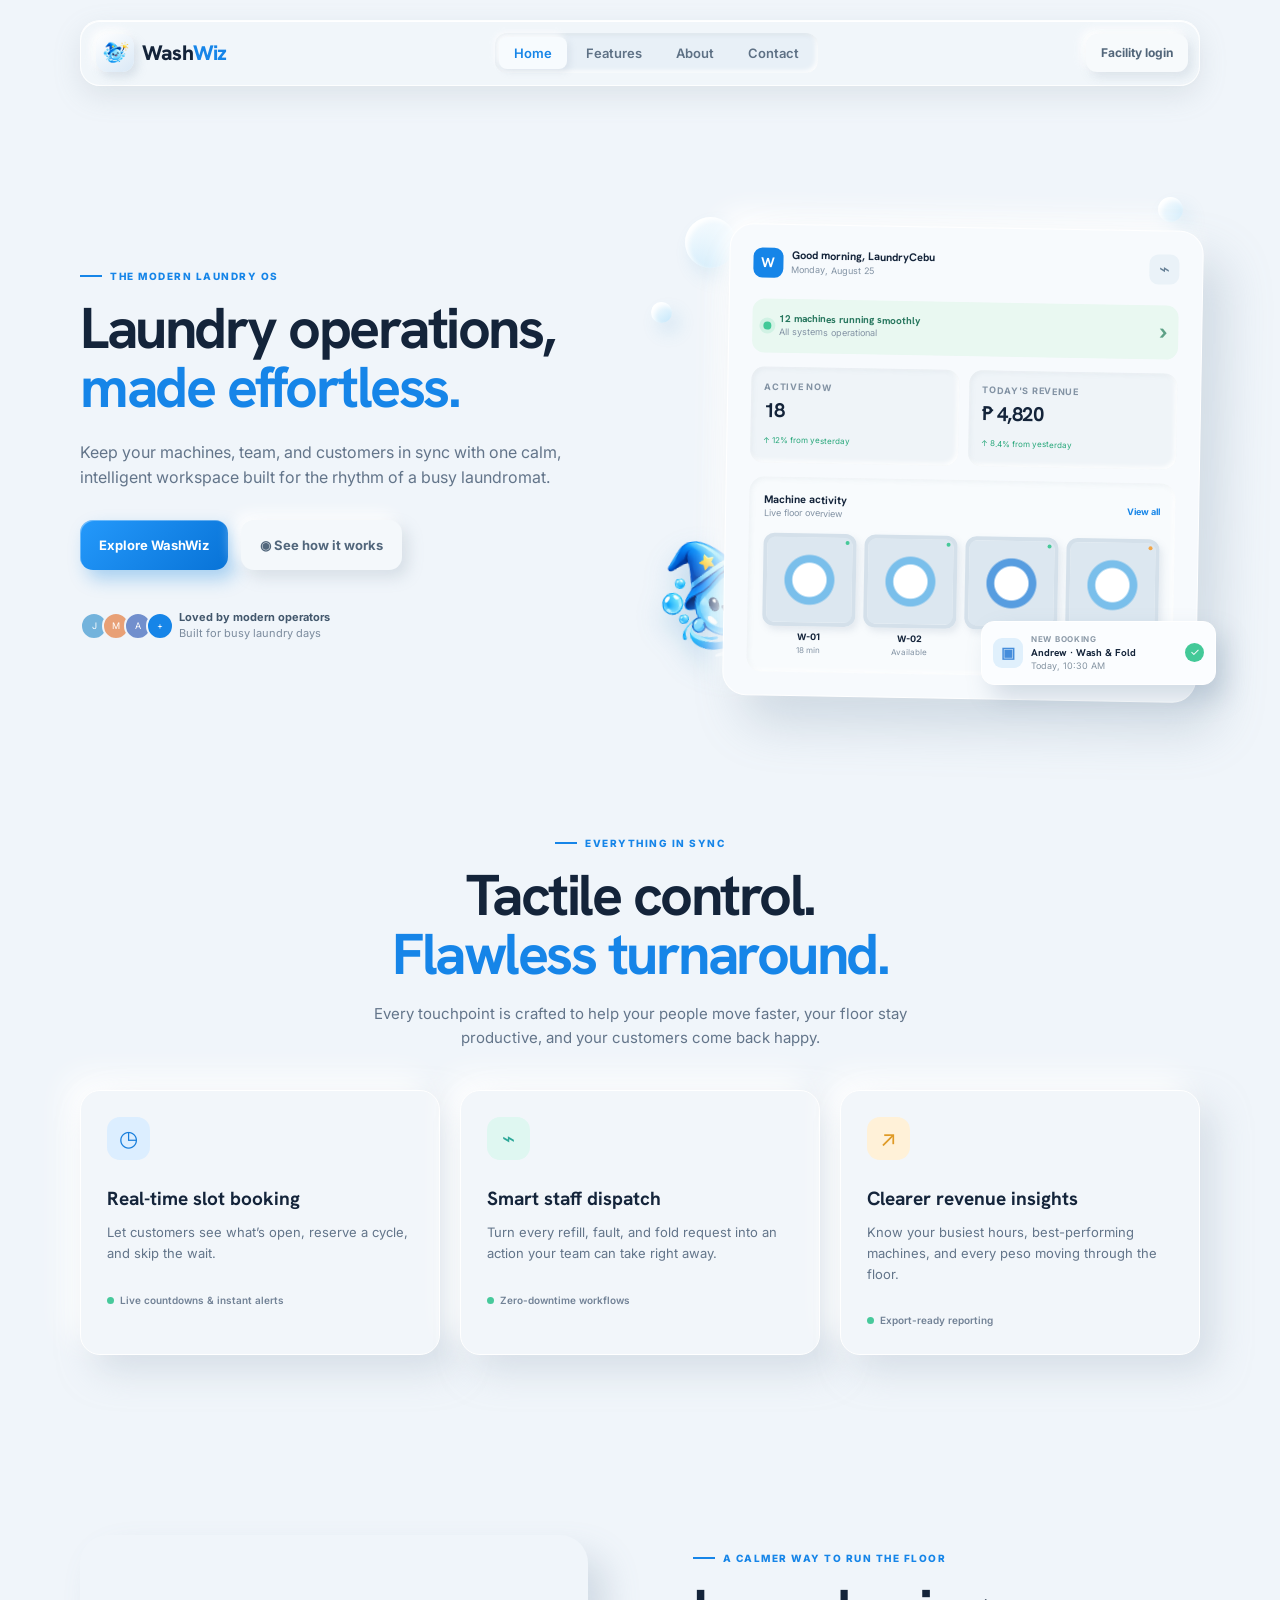
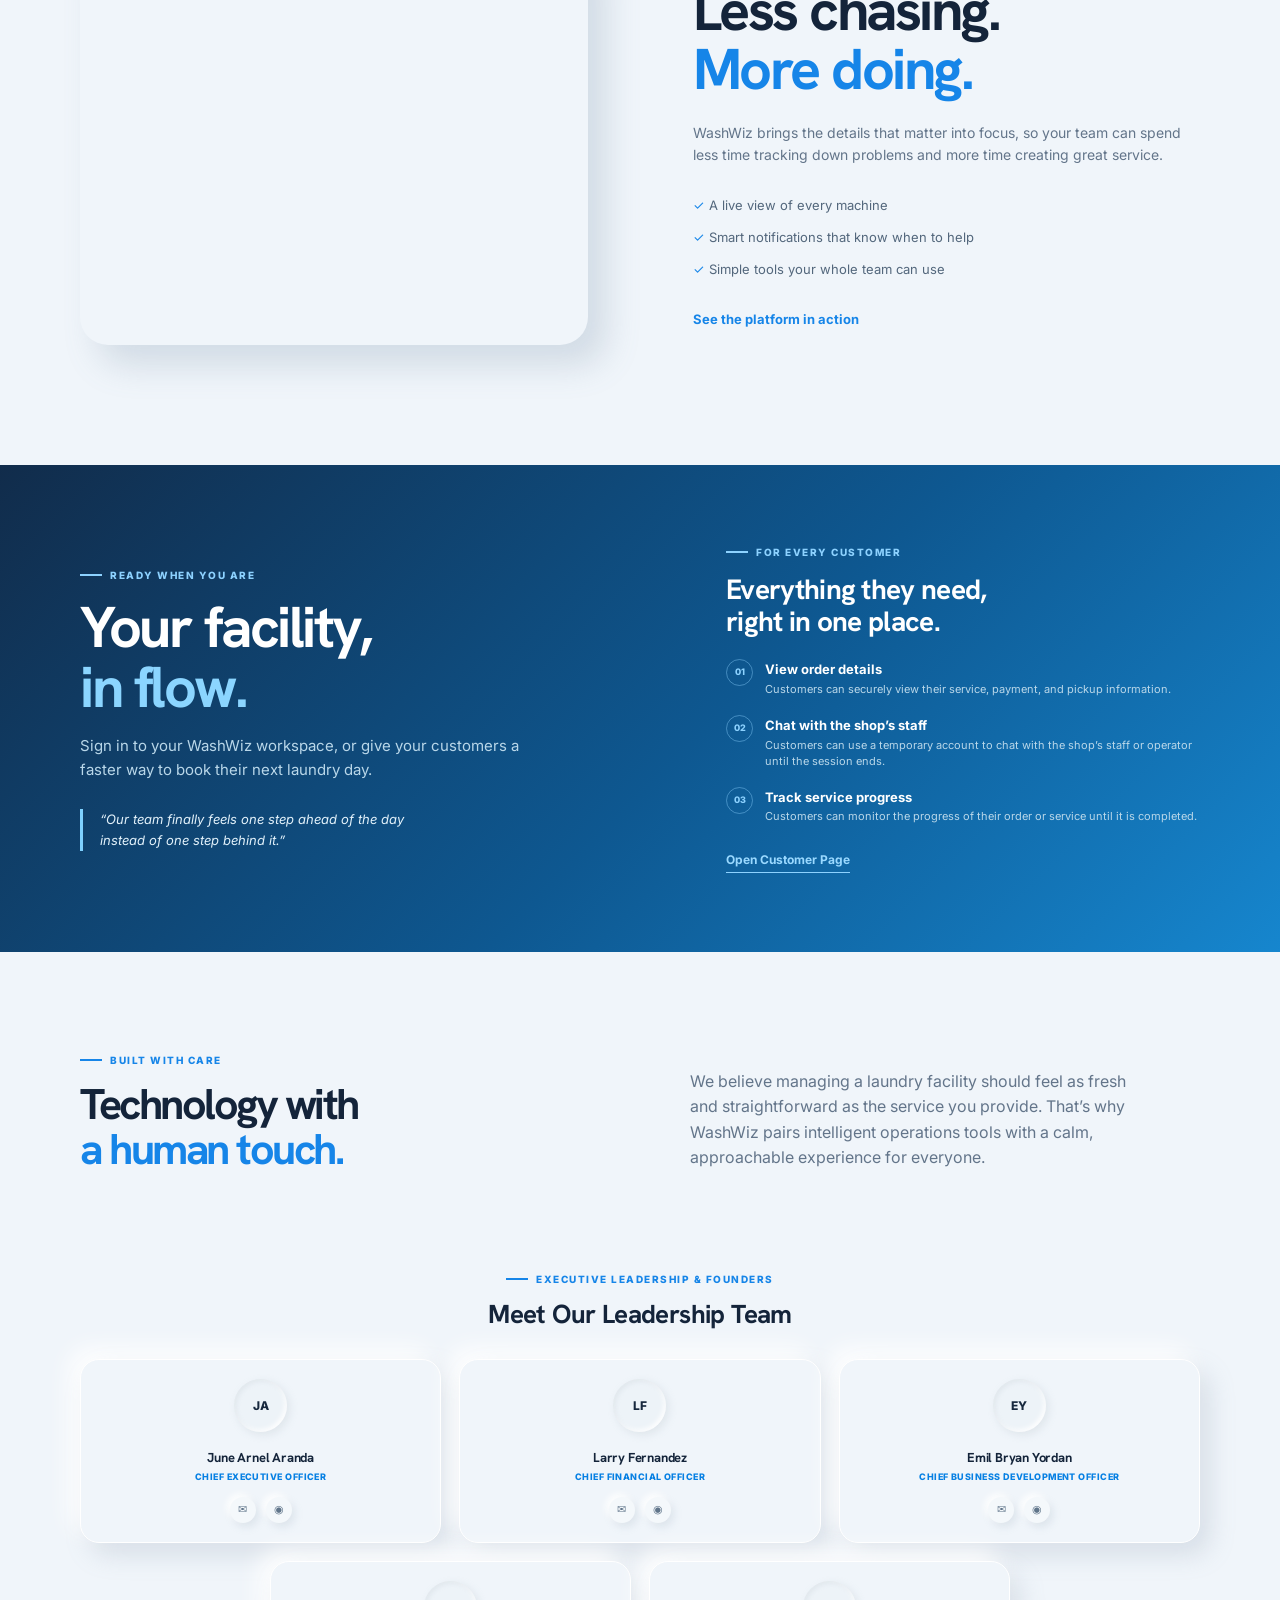
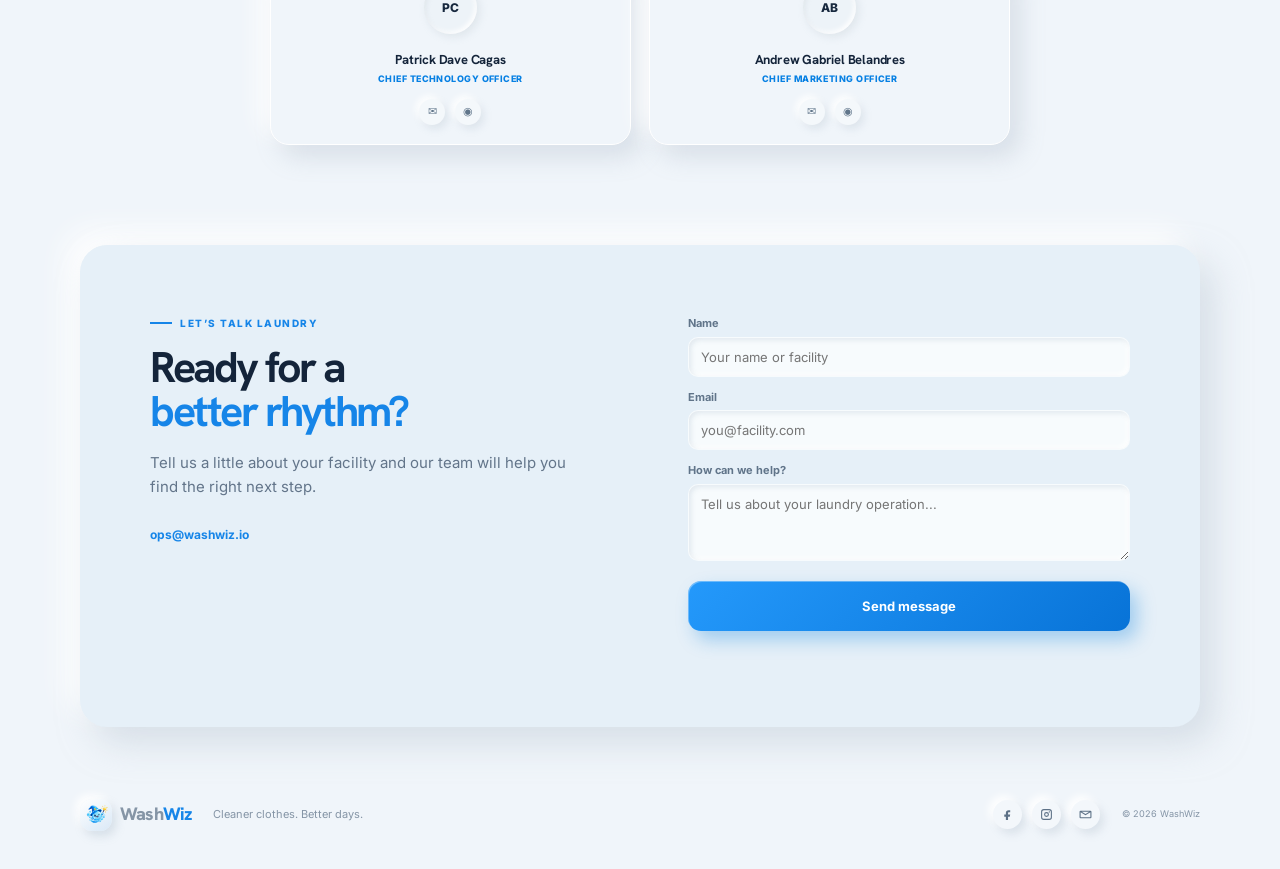
<file: index.html>
<!doctype html>
<html lang="en"><head><meta charset="utf-8"><meta name="viewport" content="width=device-width,initial-scale=1"><meta name="description" content="WashWiz — a calmer way to run your laundry facility."><title>WashWiz — Laundry operations made effortless</title><link rel="preconnect" href="https://fonts.googleapis.com"><link rel="preconnect" href="https://fonts.gstatic.com" crossorigin><link href="https://fonts.googleapis.com/css2?family=Hanken+Grotesk:wght@500;600;700;800&family=Inter:wght@400;500;600;700&display=swap" rel="stylesheet"><link rel="stylesheet" href="landing.css"></head>
<body>
  <header class="site-header"><nav class="nav" aria-label="Main navigation"><a class="brand" href="#home"><span class="logo"><img src="logo-transparent.png" alt=""></span>Wash<span>Wiz</span></a><button class="menu" type="button" aria-label="Open navigation" aria-expanded="false">☰</button><div class="links"><a href="#home">Home</a><a href="#features">Features</a><a href="#about">About</a><a href="#contact">Contact</a></div><a class="login" href="dashboard.html?loader=washer">Facility login</a></nav></header>
  <main>
    <section class="hero wrap" id="home"><div class="hero-copy"><p class="eyebrow">THE MODERN LAUNDRY OS</p><h1>Laundry operations,<br><em>made effortless.</em></h1><p class="lead">Keep your machines, team, and customers in sync with one calm, intelligent workspace built for the rhythm of a busy laundromat.</p><div class="actions"><a class="btn primary" href="#access">Explore WashWiz</a><a class="btn soft" href="#features">◉ See how it works</a></div><div class="social-proof"><div class="faces"><i>J</i><i>M</i><i>A</i><i>+</i></div><p><strong>Loved by modern operators</strong><br>Built for busy laundry days</p></div></div><div class="hero-visual" aria-label="WashWiz dashboard preview"><img class="hero-mascot" src="logo-transparent.png" alt="WashWiz mascot"><i class="bubble one"></i><i class="bubble two"></i><i class="bubble three"></i><article class="dashboard"><header><div><span class="mini-logo">W</span><strong>Good morning, LaundryCebu</strong><small>Monday, August 25</small></div><button aria-label="Notifications">⌁</button></header><div class="health"><i></i><p><strong>12 machines running smoothly</strong><small>All systems operational</small></p><b>›</b></div><div class="stats"><div><small>ACTIVE NOW</small><strong>18</strong><span>↑ 12% from yesterday</span></div><div><small>TODAY'S REVENUE</small><strong>₱ 4,820</strong><span>↑ 8.4% from yesterday</span></div></div><section class="activity"><header><p><strong>Machine activity</strong><small>Live floor overview</small></p><a href="#features">View all</a></header><div class="machines"><div class="machine busy"><i></i><b>W-01</b><small>18 min</small></div><div class="machine"><i></i><b>W-02</b><small>Available</small></div><div class="machine blue"><i></i><b>D-01</b><small>42 min</small></div><div class="machine alert"><i></i><b>D-02</b><small>Needs check</small></div></div></section></article><div class="booking"><b>▣</b><p><small>NEW BOOKING</small><strong>Andrew · Wash &amp; Fold</strong><span>Today, 10:30 AM</span></p><i>✓</i></div></div></section>
    <section class="features wrap" id="features"><div class="intro"><p class="eyebrow">EVERYTHING IN SYNC</p><h2>Tactile control.<br><em>Flawless turnaround.</em></h2><p>Every touchpoint is crafted to help your people move faster, your floor stay productive, and your customers come back happy.</p></div><div class="cards"><article><i>◷</i><h3>Real-time slot booking</h3><p>Let customers see what’s open, reserve a cycle, and skip the wait.</p><small><b></b>Live countdowns &amp; instant alerts</small></article><article><i class="mint">⌁</i><h3>Smart staff dispatch</h3><p>Turn every refill, fault, and fold request into an action your team can take right away.</p><small><b></b>Zero-downtime workflows</small></article><article><i class="gold">↗</i><h3>Clearer revenue insights</h3><p>Know your busiest hours, best-performing machines, and every peso moving through the floor.</p><small><b></b>Export-ready reporting</small></article></div></section>
    <section class="workflow wrap"><div class="washer-scene"><video class="workflow-video" autoplay muted loop playsinline aria-label="WashWiz platform in action"><source src="short.mp4" type="video/mp4"></video></div><div><p class="eyebrow">A CALMER WAY TO RUN THE FLOOR</p><h2>Less chasing.<br><em>More doing.</em></h2><p class="lead">WashWiz brings the details that matter into focus, so your team can spend less time tracking down problems and more time creating great service.</p><ul><li>✓ A live view of every machine</li><li>✓ Smart notifications that know when to help</li><li>✓ Simple tools your whole team can use</li></ul><a class="inline-link" href="#access">See the platform in action</a></div></section>
    <section class="access" id="access"><div class="wrap access-grid"><div><p class="eyebrow">READY WHEN YOU ARE</p><h2>Your facility,<br><em>in flow.</em></h2><p>Sign in to your WashWiz workspace, or give your customers a faster way to book their next laundry day.</p><blockquote>“Our team finally feels one step ahead of the day instead of one step behind it.”</blockquote></div><div class="customer-tools"><p class="eyebrow">FOR EVERY CUSTOMER</p><h3>Everything they need,<br>right in one place.</h3><ul><li><span>01</span><div><strong>View order details</strong><small>Customers can securely view their service, payment, and pickup information.</small></div></li><li><span>02</span><div><strong>Chat with the shop’s staff</strong><small>Customers can use a temporary account to chat with the shop’s staff or operator until the session ends.</small></div></li><li><span>03</span><div><strong>Track service progress</strong><small>Customers can monitor the progress of their order or service until it is completed.</small></div></li></ul><a class="customer-page-link" href="customer.html">Open Customer Page</a></div></div></section>
    <section class="about wrap" id="about"><div><p class="eyebrow">BUILT WITH CARE</p><h2>Technology with<br><em>a human touch.</em></h2></div><p>We believe managing a laundry facility should feel as fresh and straightforward as the service you provide. That’s why WashWiz pairs intelligent operations tools with a calm, approachable experience for everyone.</p></section>
    <section class="team wrap" aria-labelledby="team-title"><div class="team-heading"><p class="eyebrow">EXECUTIVE LEADERSHIP &amp; FOUNDERS</p><h2 id="team-title">Meet Our Leadership Team</h2></div><div class="team-grid"><article><span class="initials">JA</span><h3>June Arnel Aranda</h3><p>Chief Executive Officer</p><div class="team-links"><a href="mailto:junearnel09@gmail.com" aria-label="Email June Arnel Aranda">✉</a><a href="https://github.com" target="_blank" rel="noopener noreferrer" aria-label="June Arnel Aranda GitHub profile">◉</a></div></article><article><span class="initials">LF</span><h3>Larry Fernandez</h3><p>Chief Financial Officer</p><div class="team-links"><a href="mailto:laryfernandez12@gmail.com" aria-label="Email Larry Fernandez">✉</a><a href="https://github.com" target="_blank" rel="noopener noreferrer" aria-label="Larry Fernandez GitHub profile">◉</a></div></article><article><span class="initials">EY</span><h3>Emil Bryan Yordan</h3><p>Chief Business Development Officer</p><div class="team-links"><a href="mailto:7emilbryan10@gmail.com" aria-label="Email Emil Bryan Yordan">✉</a><a href="https://github.com" target="_blank" rel="noopener noreferrer" aria-label="Emil Bryan Yordan GitHub profile">◉</a></div></article><article><span class="initials">PC</span><h3>Patrick Dave Cagas</h3><p>Chief Technology Officer</p><div class="team-links"><a href="mailto:Patrickcagas123@gmail.com" aria-label="Email Patrick Dave Cagas">✉</a><a href="https://github.com" target="_blank" rel="noopener noreferrer" aria-label="Patrick Dave Cagas GitHub profile">◉</a></div></article><article><span class="initials">AB</span><h3>Andrew Gabriel Belandres</h3><p>Chief Marketing Officer</p><div class="team-links"><a href="mailto:andrewbelandres6969@gmail.com" aria-label="Email Andrew Gabriel Belandres">✉</a><a href="https://github.com" target="_blank" rel="noopener noreferrer" aria-label="Andrew Gabriel Belandres GitHub profile">◉</a></div></article></div></section>
    <section class="contact wrap" id="contact"><div><p class="eyebrow">LET’S TALK LAUNDRY</p><h2>Ready for a<br><em>better rhythm?</em></h2><p>Tell us a little about your facility and our team will help you find the right next step.</p><a href="mailto:ops@washwiz.io">ops@washwiz.io</a></div><form><label>Name<input required placeholder="Your name or facility"></label><label>Email<input type="email" required placeholder="you@facility.com"></label><label>How can we help?<textarea required placeholder="Tell us about your laundry operation..."></textarea></label><button class="btn primary" type="submit">Send message</button><output></output></form></section>
  </main>
  <footer class="wrap"><a class="brand" href="#home"><span class="logo"><img src="logo-transparent.png" alt=""></span>Wash<span>Wiz</span></a><p>Cleaner clothes. Better days.</p><div class="footer-socials"><a href="#" aria-label="WashWiz on Facebook"><svg viewBox="0 0 24 24" aria-hidden="true"><path d="M14 8h3V4h-3c-3.1 0-5 1.9-5 5v3H6v4h3v6h4v-6h3.2l.8-4H13V9c0-.7.3-1 1-1Z"/></svg></a><a href="#" aria-label="WashWiz on Instagram"><svg viewBox="0 0 24 24" aria-hidden="true"><path d="M7 2h10a5 5 0 0 1 5 5v10a5 5 0 0 1-5 5H7a5 5 0 0 1-5-5V7a5 5 0 0 1 5-5Zm0 2a3 3 0 0 0-3 3v10a3 3 0 0 0 3 3h10a3 3 0 0 0 3-3V7a3 3 0 0 0-3-3H7Zm5 3.5A4.5 4.5 0 1 1 7.5 12 4.5 4.5 0 0 1 12 7.5Zm0 2A2.5 2.5 0 1 0 14.5 12 2.5 2.5 0 0 0 12 9.5ZM17.3 6a1.2 1.2 0 1 1-1.2 1.2A1.2 1.2 0 0 1 17.3 6Z"/></svg></a><a href="mailto:ops@washwiz.io" aria-label="Email WashWiz"><svg viewBox="0 0 24 24" aria-hidden="true"><path d="M3 5h18a2 2 0 0 1 2 2v10a2 2 0 0 1-2 2H3a2 2 0 0 1-2-2V7a2 2 0 0 1 2-2Zm0 3v9h18V8l-9 5.6L3 8Zm2.1-1L12 11.3 18.9 7H5.1Z"/></svg></a></div><small>© 2026 WashWiz</small></footer><script src="landing.js"></script>
</body></html>
</file>
<file: landing.css>
:root{--ink:#14243a;--muted:#63758a;--blue:#1685e8;--sky:#dff1ff;--bg:#f0f5fa;--shadow:14px 16px 34px #bdc9d680,-14px -14px 30px #fff}*{box-sizing:border-box}html{scroll-behavior:smooth}body{margin:0;background:var(--bg);color:var(--ink);font:400 15px/1.6 Inter,sans-serif}h1,h2,h3,p{margin:0}h1,h2,h3,.brand{font-family:"Hanken Grotesk",sans-serif}a{text-decoration:none;color:inherit}.wrap{width:min(1120px,calc(100% - 48px));margin:auto}.site-header{position:fixed;z-index:10;top:20px;left:0;right:0}.nav{width:min(1120px,calc(100% - 32px));min-height:66px;margin:auto;padding:9px 11px 9px 15px;display:flex;align-items:center;gap:22px;border:1px solid #ffffffcc;border-radius:20px;background:#f1f6fad9;box-shadow:0 10px 28px #8495a22e,inset 0 1px #fff;backdrop-filter:blur(14px)}.brand{display:flex;align-items:center;gap:8px;font-size:21px;font-weight:800;letter-spacing:-.8px}.brand>span:last-child,.portal-brand span{color:var(--blue)}.logo{display:grid;place-items:center;width:38px;height:38px;border-radius:12px;overflow:hidden;background:linear-gradient(145deg,#fff,#d9e8f6);box-shadow:4px 5px 10px #8fa5ba45,-4px -4px 9px #fff}.logo img{width:32px;height:32px;object-fit:contain}.links{display:flex;gap:4px;margin:auto;padding:4px;border-radius:12px;background:#e8f0f7;box-shadow:inset 2px 2px 5px #9eacb42e,inset -2px -2px 5px #fff}.links a{padding:6px 15px;border-radius:8px;color:#5e7185;font-size:13px;font-weight:600}.links a:hover,.links a:first-child{color:var(--blue);background:#f7fbfe;box-shadow:3px 3px 7px #92a2b72e,-3px -3px 7px #fff}.login{padding:9px 15px;border-radius:11px;background:#f7fafc;box-shadow:4px 5px 11px #8aa0b13b,-4px -4px 10px #fff;color:#52667a;font-size:12px;font-weight:700}.login b{color:var(--blue);font-size:17px}.menu{display:none}.hero{min-height:740px;padding-top:170px;display:grid;grid-template-columns:1fr 1fr;align-items:center;gap:45px}.eyebrow{margin-bottom:14px;color:var(--blue);font-size:10px;font-weight:800;letter-spacing:1.5px}.eyebrow:before{content:"";display:inline-block;width:22px;height:2px;margin:0 8px 3px 0;background:currentColor}.hero h1,h2{font-size:clamp(40px,4.5vw,66px);line-height:1.03;letter-spacing:-2.5px}.hero em,h2 em{color:var(--blue);font-style:normal}.lead{max-width:490px;margin:23px 0 29px;color:var(--muted);font-size:16px}.actions{display:flex;gap:13px}.btn{display:inline-flex;align-items:center;justify-content:center;gap:12px;min-height:50px;padding:0 19px;border:0;border-radius:13px;font:700 13px Inter,sans-serif;cursor:pointer;transition:.2s}.btn:hover{transform:translateY(-2px)}.primary{color:#fff;background:linear-gradient(135deg,#2499fb,#0873d7);box-shadow:7px 9px 18px #1686df57,inset 1px 1px #fff5}.soft{color:#52677c;background:#f4f8fb;box-shadow:6px 7px 15px #879aac40,-6px -6px 15px #fff}.social-proof{display:flex;align-items:center;gap:11px;margin-top:40px}.faces{display:flex}.faces i{display:grid;place-items:center;width:28px;height:28px;margin-right:-6px;border:2px solid var(--bg);border-radius:50%;color:#fff;background:#73b3dc;font-size:9px;font-style:normal}.faces i:nth-child(2){background:#e8a076}.faces i:nth-child(3){background:#718fcd}.faces i:last-child{background:#1685e8}.social-proof p{color:#7b8b9d;font-size:11px;line-height:1.45}.social-proof strong{color:#42576c}.hero-visual{position:relative;min-height:480px}.dashboard{position:absolute;z-index:2;top:12px;right:0;width:min(100%,474px);padding:23px;border:1px solid #fff;border-radius:24px;background:#f7fafd;box-shadow:21px 28px 48px #7890a846,-12px -12px 27px #fff;transform:rotate(1deg)}.dashboard header,.health,.activity header{display:flex;align-items:center;justify-content:space-between}.dashboard header>div{display:grid;grid-template-columns:30px 1fr;column-gap:8px}.mini-logo{grid-row:span 2;display:grid;place-items:center;width:30px;height:30px;border-radius:9px;color:#fff;background:var(--blue);font:700 14px "Hanken Grotesk"}.dashboard strong{font:700 11px "Hanken Grotesk"}.dashboard small{display:block;color:#8393a4;font-size:9px}.dashboard header button{width:30px;height:30px;border:0;border-radius:9px;background:#eaf2f8;color:#668096;font-size:18px}.health{margin:21px 0 14px;padding:11px;border-radius:12px;background:#e9f8f1}.health>i,.tag>i{width:8px;height:8px;border-radius:50%;background:#43c998;box-shadow:0 0 0 4px #43c99824}.health p{margin-right:auto;margin-left:8px}.health p strong{display:block;color:#26765d;font-size:10px}.health b{color:#5ea187;font-size:20px}.stats{display:grid;grid-template-columns:1fr 1fr;gap:10px}.stats>div{padding:13px;border-radius:13px;background:#eff4f8;box-shadow:inset 2px 2px 5px #9baab41c,inset -2px -2px 5px #fff}.stats small{font-weight:700;letter-spacing:.7px}.stats strong{display:block;margin:3px 0;font-size:20px;letter-spacing:-.5px}.stats span{color:#27a77a;font-size:8px}.activity{margin-top:14px;padding:15px;border-radius:15px;background:#f8fbfd;box-shadow:inset 2px 2px 5px #9baab41c,inset -2px -2px 5px #fff}.activity header p strong{display:block}.activity header a{color:var(--blue);font-size:9px;font-weight:700}.machines{display:grid;grid-template-columns:repeat(4,1fr);gap:8px;margin-top:12px}.machine{text-align:center}.machine>i{position:relative;display:block;width:100%;aspect-ratio:1;margin-bottom:4px;border:4px solid #d4e0ea;border-radius:11px;background:radial-gradient(circle,#fff 0 27%,#7abfeb 30% 40%,#dce7f0 43%);box-shadow:3px 4px 7px #8097ae2b}.machine>i:after{content:"";position:absolute;top:3px;right:3px;width:4px;height:4px;border-radius:50%;background:#47c999}.machine.alert>i:after{background:#f2a649}.machine.blue>i{background:radial-gradient(circle,#fff 0 27%,#579de0 30% 40%,#dce7f0 43%)}.machine b{display:block;font-size:9px}.machine small{font-size:8px}.booking{position:absolute;z-index:3;right:-16px;bottom:10px;display:flex;align-items:center;gap:8px;width:235px;padding:11px;border:1px solid #fff;border-radius:13px;background:#fbfdff;box-shadow:10px 13px 25px #637f9d40}.booking>b{display:grid;place-items:center;width:30px;height:30px;border-radius:9px;color:#468ddb;background:#e0f0fc}.booking p{margin-right:auto}.booking p small{display:block;color:#8c9aa8;font-size:8px;font-weight:700;letter-spacing:.7px}.booking p strong{display:block;font:700 10px "Hanken Grotesk"}.booking p span{display:block;color:#8594a2;font-size:9px}.booking>i{display:grid;place-items:center;width:19px;height:19px;border-radius:50%;background:#43c998;color:#fff;font-size:11px;font-style:normal}.bubble{position:absolute;z-index:0;border-radius:50%;background:linear-gradient(145deg,#fff,#a7ddfa9c);box-shadow:inset 3px 3px 5px #fff,7px 10px 17px #54a4d32b}.bubble.one{top:2px;left:22px;width:51px;height:51px}.bubble.two{top:87px;left:-12px;width:21px;height:21px}.bubble.three{top:-18px;right:17px;width:25px;height:25px}.trusted{padding:32px 20px 73px;text-align:center}.trusted p{margin-bottom:18px;color:#91a1b0;font-size:9px;font-weight:700;letter-spacing:1.5px}.trusted div{display:flex;justify-content:center;flex-wrap:wrap;gap:45px;color:#93a3b2}.trusted b:nth-child(1){font-size:23px}.trusted b:nth-child(2){letter-spacing:3px}.trusted b:nth-child(3){font-family:Georgia;font-size:22px;font-weight:400}.trusted b:nth-child(4){font-size:18px}.trusted sup{padding:2px;color:#fff;background:#91a2b2;font-size:7px}.features{padding:95px 0}.intro{max-width:570px;margin:auto;text-align:center}.intro>p:last-child{margin:18px auto 40px;color:var(--muted)}.cards{display:grid;grid-template-columns:repeat(3,1fr);gap:20px}.cards article{min-height:265px;padding:26px;border:1px solid #fff;border-radius:20px;background:#f2f6fa;box-shadow:var(--shadow);transition:.2s}.cards article:hover{transform:translateY(-5px)}.cards i{display:grid;place-items:center;width:43px;height:43px;margin-bottom:24px;border-radius:13px;background:#dceeff;color:#187edc;font-size:22px;font-style:normal}.cards .mint{background:#dff7f1;color:#2da899}.cards .gold{background:#fff1d8;color:#df9a25}.cards h3{margin-bottom:8px;font-size:19px}.cards p{color:var(--muted);font-size:13px}.cards small{display:block;margin-top:28px;color:#728296;font-size:10px;font-weight:600}.cards small b{display:inline-block;width:7px;height:7px;margin-right:6px;border-radius:50%;background:#47c99b}.workflow{padding:85px 0 120px;display:grid;grid-template-columns:1fr 1fr;align-items:center;gap:105px}.washer-scene{position:relative;min-height:410px}.ring{position:absolute;inset:20px 5px 0;border-radius:45% 55% 51% 49%;background:radial-gradient(circle at 33% 25%,#fff,#dceafa 66%);box-shadow:var(--shadow)}.washer{position:absolute;top:70px;left:27%;width:230px;height:270px;padding:18px;border:1px solid #fff;border-radius:28px;background:linear-gradient(145deg,#fff,#dce8f3);box-shadow:18px 20px 34px #6a849e3b,inset 2px 2px #fff;transform:rotate(-5deg)}.controls{display:flex;justify-content:flex-end;gap:5px}.controls i{width:9px;height:9px;border-radius:50%;background:#4099e5}.controls i:nth-child(2){background:#54c59c}.controls i:last-child{background:#f4ac42}.door{position:relative;width:156px;height:156px;margin:23px auto 13px;overflow:hidden;border:7px solid #cbd9e6;border-radius:50%;background:radial-gradient(circle at 33% 26%,#d8f3ff,#64ade0 70%);box-shadow:inset 2px 3px 8px #37597d38}.door:after{content:"";position:absolute;left:-10%;bottom:-21%;width:125%;height:60%;border-radius:46%;background:#398cd0}.door span{position:absolute;z-index:1;width:45px;height:24px;border-radius:9px;background:#f08591;transform:rotate(25deg)}.door span:nth-child(2){top:33px;right:12px;background:#a187df;transform:rotate(-15deg)}.door span:nth-child(3){bottom:18px;left:51px;background:#fff}.washer>b{display:block;color:#718397;text-align:center;font-size:9px;letter-spacing:2px}.tag{position:absolute;z-index:2;top:55px;right:-13px;padding:10px 13px;border-radius:12px;background:#fff;box-shadow:9px 12px 22px #6785a338}.tag>i{float:left;margin:5px 7px 0 0}.tag strong,.tag small{display:block;font-size:10px}.tag small{margin-left:15px;color:#57a58b;font-size:9px}.workflow .lead{font-size:14px}.workflow ul{display:grid;gap:11px;padding:0;margin:0 0 27px;list-style:none;color:#53677c;font-size:13px}.workflow li::first-letter{color:var(--blue)}.inline-link{color:var(--blue);font-size:13px;font-weight:700}.access{padding:79px 0;background:linear-gradient(135deg,#112c4b,#0e5891 55%,#1686ce)}.access-grid{display:grid;grid-template-columns:1.08fr .92fr;align-items:center;gap:90px}.access .eyebrow{color:#8dd2ff}.access h2{color:#fff}.access h2 em{color:#8bd5ff}.access-grid>div>p:not(.eyebrow){max-width:470px;margin:18px 0 27px;color:#b9d7e9}.access blockquote{max-width:370px;margin:0;padding-left:17px;border-left:3px solid #7ed1ff;color:#e3f2fb;font-size:13px;font-style:italic}.portal{padding:30px;border:1px solid #ffffffbb;border-radius:21px;background:#eff5fa;box-shadow:16px 20px 35px #011e3c42,inset 1px 1px #fff;text-align:center}.portal-brand{display:flex;align-items:center;justify-content:center;gap:8px;font:700 20px "Hanken Grotesk"}.portal h3{margin-top:24px;font-size:24px}.portal>p{margin:3px 0 20px;color:var(--muted);font-size:13px}.portal .btn{width:100%;margin-top:10px}.portal small{display:block;margin-top:19px;color:#8b9aa8;font-size:9px}.about{padding:100px 0;display:grid;grid-template-columns:1fr 1fr;gap:100px}.about h2,.contact h2{font-size:43px}.about>p{align-self:end;max-width:440px;color:var(--muted);font-size:16px}.contact{display:grid;grid-template-columns:1fr 1fr;gap:95px;margin-bottom:72px;padding:70px;border-radius:27px;background:#e6f0f8;box-shadow:var(--shadow)}.contact>div>p:not(.eyebrow){margin:17px 0 23px;color:var(--muted)}.contact a{color:var(--blue);font-size:12px;font-weight:700}.contact form{display:grid;gap:12px}.contact label{color:#607489;font-size:11px;font-weight:700}.contact input,.contact textarea{width:100%;margin-top:4px;padding:11px 12px;outline:none;border:1px solid transparent;border-radius:10px;background:#f7fbfd;color:var(--ink);box-shadow:inset 2px 2px 5px #778fa82b,inset -2px -2px 5px #fff;font:400 13px Inter}.contact input:focus,.contact textarea:focus{border-color:#83c8fa}.contact textarea{min-height:77px;resize:vertical}.contact .btn{margin-top:2px}.contact output{min-height:14px;color:#18876e;font-size:11px;font-weight:700}footer{display:flex;align-items:center;gap:22px;padding:0 0 38px;color:#8595a6;font-size:11px}footer .brand{font-size:18px}footer .logo{width:32px;height:32px}footer .logo img{width:27px;height:27px}footer p{margin-right:auto}
@media(max-width:760px){.site-header{top:12px}.nav{width:calc(100% - 24px);min-height:57px;padding:8px 10px 8px 13px;border-radius:16px}.logo{width:33px;height:33px}.logo img{width:28px;height:28px}.brand{font-size:19px}.links{position:absolute;top:65px;left:0;right:0;display:none;padding:8px;border-radius:15px;box-shadow:0 14px 28px #5d789638}.links.open{display:grid}.links a{padding:9px 12px}.menu{display:block;order:2;border:0;border-radius:9px;background:#e7eff7;color:#4d6378;font-size:17px}.login{margin-left:auto;padding:8px 10px;font-size:11px}.hero{min-height:auto;padding-top:125px;padding-bottom:70px;grid-template-columns:1fr;gap:33px}.hero h1{font-size:44px;letter-spacing:-1.7px}.lead{font-size:14px}.actions{flex-direction:column;align-items:stretch}.hero-visual{min-height:392px}.dashboard{top:3px;padding:17px;border-radius:18px}.booking{right:-4px;bottom:-1px;width:204px}.trusted{padding-bottom:40px}.trusted div{gap:16px 27px}.features{padding:65px 0}.intro h2,.about h2,.contact h2{font-size:36px;letter-spacing:-1.5px}.cards{grid-template-columns:1fr}.cards article{min-height:0}.workflow{padding:55px 0 77px;grid-template-columns:1fr;gap:43px}.washer-scene{min-height:350px}.washer{left:20%;width:204px;height:244px}.door{width:134px;height:134px}.access{padding:55px 0}.access-grid{grid-template-columns:1fr;gap:34px}.access h2{font-size:42px}.about{padding:75px 0;grid-template-columns:1fr;gap:24px}.contact{width:calc(100% - 30px);padding:31px 22px;grid-template-columns:1fr;gap:30px}.contact>div>p:not(.eyebrow){max-width:340px}footer{width:calc(100% - 48px);flex-wrap:wrap;gap:12px}footer p{order:3;flex-basis:100%}}
@media(max-width:380px){.login{font-size:0}.login b{font-size:16px}.hero h1{font-size:39px}.dashboard{transform:scale(.92);transform-origin:top right}.hero-visual{min-height:368px}}
.workflow-video{position:absolute;inset:0;width:100%;height:100%;object-fit:cover;border-radius:28px;box-shadow:18px 20px 34px #6a849e3b}
@media(max-width:760px){.workflow-video{border-radius:22px}}
.hero-mascot{position:absolute;z-index:1;bottom:12px;left:-27px;width:174px;height:174px;object-fit:contain;filter:drop-shadow(0 14px 14px #388ac44d);transform:rotate(-8deg)}
@media(max-width:760px){.hero-mascot{bottom:0;left:-20px;width:135px;height:135px}}
.customer-tools{color:#fff}.customer-tools .eyebrow{color:#8dd2ff}.customer-tools h3{margin-bottom:22px;font-size:28px;line-height:1.12;letter-spacing:-.7px}.customer-tools ul{display:grid;gap:17px;padding:0;margin:0;list-style:none}.customer-tools li{display:flex;gap:12px;align-items:flex-start}.customer-tools li>span{display:grid;place-items:center;flex:0 0 27px;width:27px;height:27px;border:1px solid #8dd2ff6b;border-radius:50%;color:#8dd2ff;font-size:9px;font-weight:800}.customer-tools li strong,.customer-tools li small{display:block}.customer-tools li strong{font-size:13px}.customer-tools li small{margin-top:2px;color:#b9d7e9;font-size:11px;line-height:1.45}.customer-page-link{display:inline-block;margin-top:25px;padding-bottom:3px;border-bottom:1px solid #8dd2ff;color:#9ad9ff;font-size:12px;font-weight:700}
.team{padding:0 0 100px}.team-heading{text-align:center}.team-heading .eyebrow{justify-content:center}.team-heading h2{font-size:26px;letter-spacing:-.6px}.team-grid{display:grid;grid-template-columns:repeat(6,1fr);gap:18px;margin-top:31px}.team-grid article{grid-column:span 2;min-height:177px;padding:19px 14px;text-align:center;border:1px solid #fff;border-radius:19px;background:#f0f5fa;box-shadow:10px 12px 25px #90a1b540,-10px -10px 24px #fff}.team-grid article:nth-child(4){grid-column:2 / span 2}.initials{display:grid;place-items:center;width:53px;height:53px;margin:0 auto 16px;border-radius:50%;background:#edf3f8;box-shadow:inset 2px 2px 5px #9baab42a,inset -2px -2px 5px #fff,3px 3px 9px #9aabb433;color:#17283e;font-size:12px;font-weight:800}.team-grid h3{font-size:13px;letter-spacing:-.2px}.team-grid p{margin-top:1px;color:#0780e3;font-size:9px;font-weight:800;letter-spacing:.45px;text-transform:uppercase}.team-links{display:flex;justify-content:center;gap:10px;margin-top:13px}.team-links a{display:grid;place-items:center;width:26px;height:26px;border-radius:50%;background:#f4f8fb;box-shadow:3px 4px 8px #8da0b333,-3px -3px 7px #fff;color:#60758a;font-size:11px}.team-links a:hover{color:var(--blue)}
@media(max-width:760px){.team{padding-bottom:75px}.team-grid{grid-template-columns:1fr;gap:15px}.team-grid article,.team-grid article:nth-child(4){grid-column:auto;min-height:0}.team-grid h3{font-size:14px}}
.brand{gap:0}.brand>.logo{margin-right:8px}
.team-grid article{transition:transform .24s cubic-bezier(.2,.8,.2,1),box-shadow .24s ease,border-color .24s ease}.team-grid article:hover,.team-grid article:focus-within{transform:translateY(-7px) scale(1.015);border-color:#fff;box-shadow:17px 22px 32px #6685a34d,-12px -12px 25px #fff,0 0 0 3px #69c3ff24}.team-grid article:active{transform:translateY(-1px) scale(.99);box-shadow:inset 4px 4px 9px #8199ae33,inset -4px -4px 9px #fff}.team-grid article:hover .initials,.team-grid article:focus-within .initials{transform:scale(1.08);color:var(--blue)}.initials{transition:transform .24s cubic-bezier(.2,.8,.2,1),color .24s ease}
.links a:first-child:not(.active){color:#5e7185;background:transparent;box-shadow:none}.links a.active{color:var(--blue);background:#f7fbfe;box-shadow:3px 3px 7px #92a2b72e,-3px -3px 7px #fff}
.footer-socials{display:flex;gap:10px}.footer-socials a{display:grid;place-items:center;width:29px;height:29px;border-radius:50%;background:#f3f7fb;box-shadow:4px 5px 9px #8ca0b236,-4px -4px 9px #fff;color:#5d7187}.footer-socials a:hover{color:var(--blue);transform:translateY(-2px)}.footer-socials svg{width:13px;height:13px;fill:currentColor}.footer-socials a{transition:transform .2s ease,color .2s ease}
.login{transition:background .2s ease,color .2s ease,box-shadow .2s ease,transform .2s ease}.login:hover,.login:focus-visible{color:#fff;background:linear-gradient(135deg,#2499fb,#0873d7);box-shadow:6px 8px 16px #1686df57;transform:translateY(-1px);outline:none}
</file>
